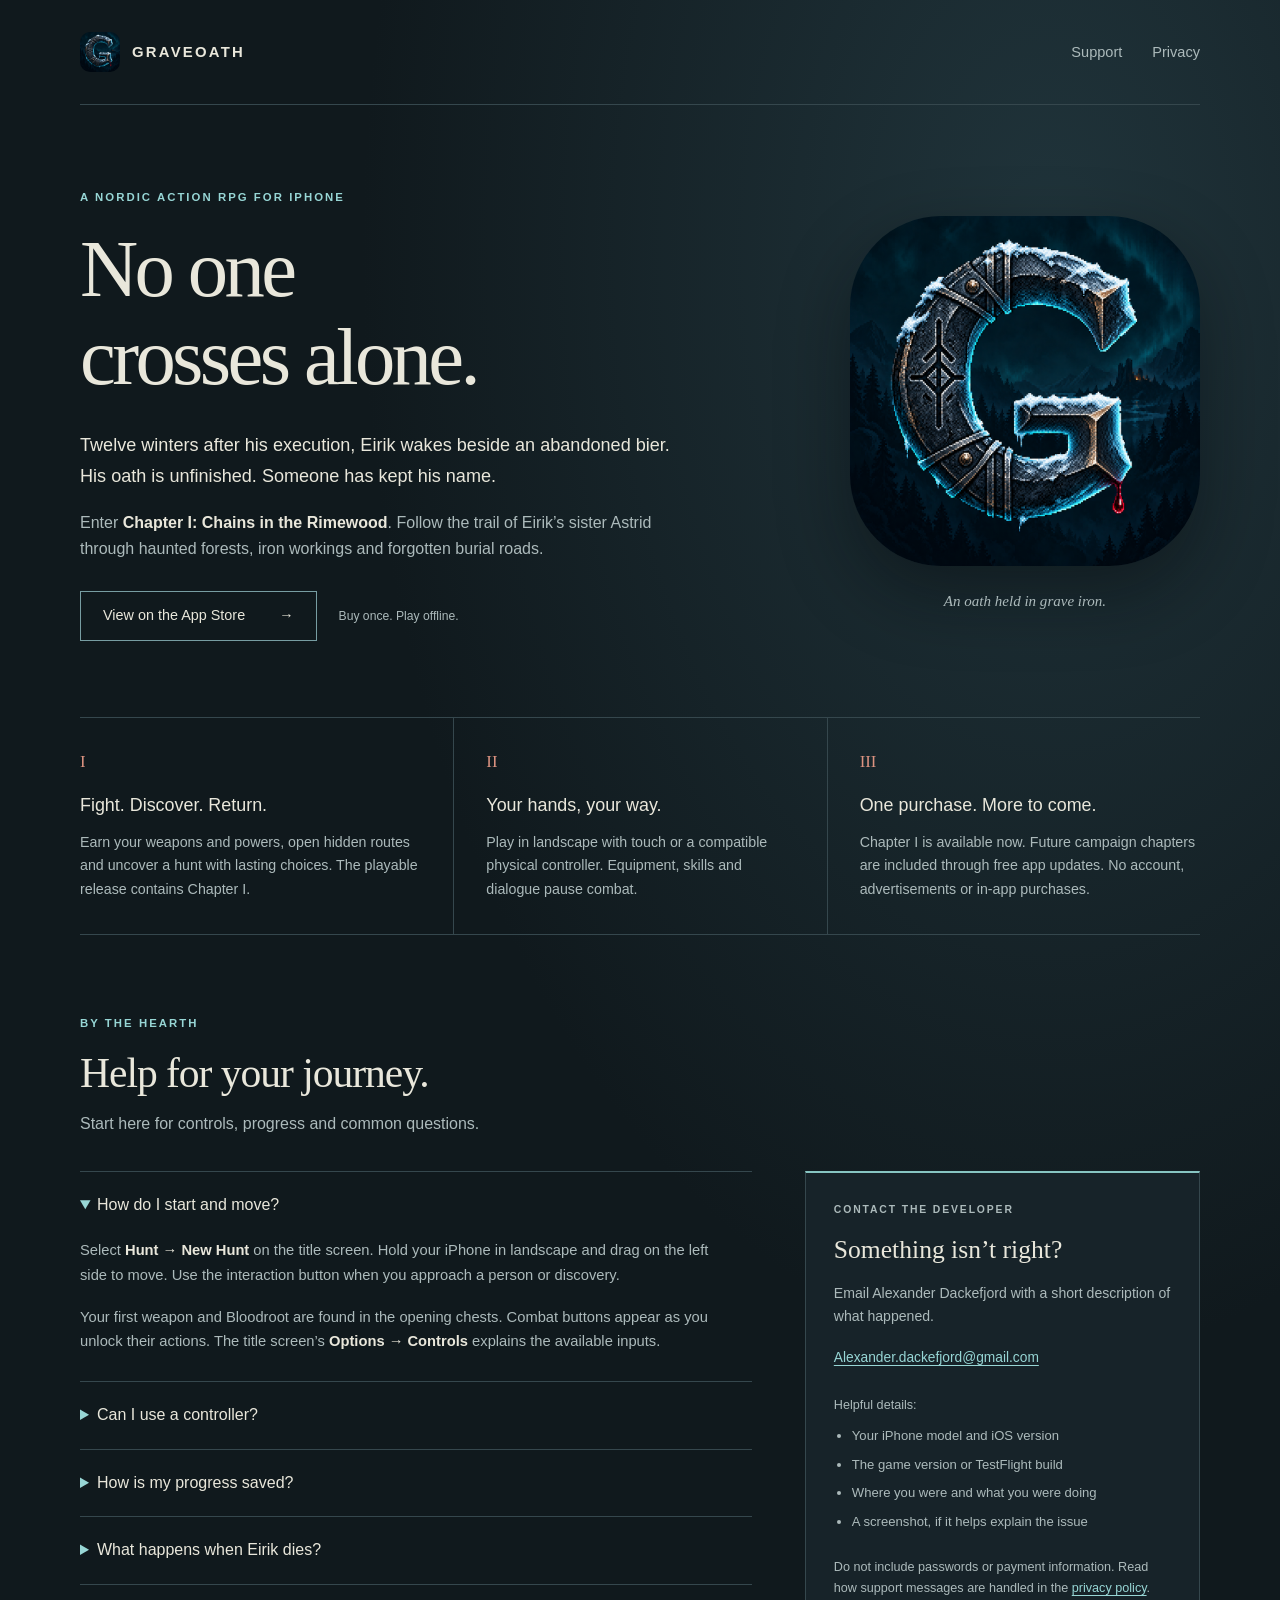
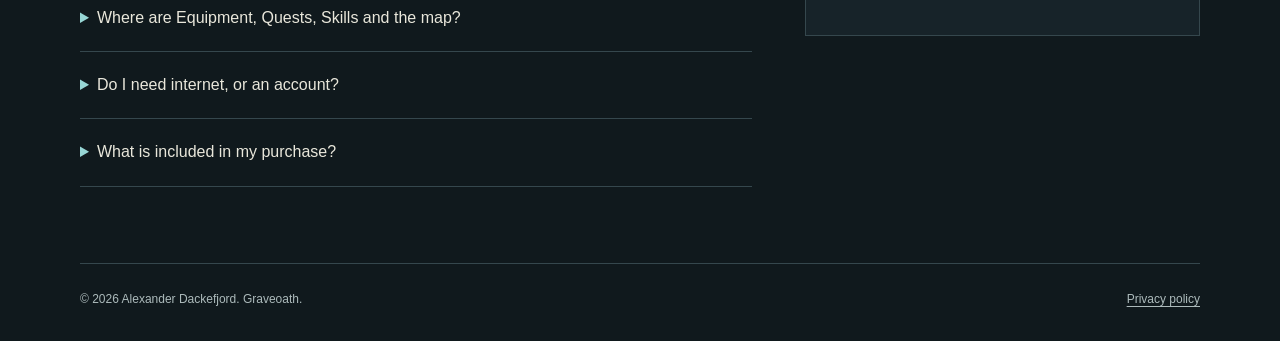
<file: index.html>
<!doctype html>
<html lang="en">
<head>
  <meta charset="utf-8">
  <meta name="viewport" content="width=device-width, initial-scale=1">
  <meta name="description" content="Graveoath is an offline Nordic action RPG for iPhone. Buy once: no ads or in-app purchases. Play Chapter I now; future campaign chapters are included.">
  <meta name="theme-color" content="#10191d">
  <title>Graveoath &mdash; Support &amp; Game Information</title>
  <link rel="icon" href="AppIcon-1024.png" type="image/png">
  <link rel="stylesheet" href="style.css">
</head>
<body>
  <a class="skip" href="#main">Skip to content</a>
  <header class="site-header wrap">
    <a class="brand" href="./" aria-label="Graveoath home"><img src="AppIcon-1024.png" width="40" height="40" alt=""><span>GRAVEOATH</span></a>
    <nav aria-label="Main navigation"><a href="#support">Support</a><a href="privacy.html">Privacy</a></nav>
  </header>
  <main id="main">
    <section class="hero wrap" aria-labelledby="hero-title">
      <div class="hero-copy">
        <p class="eyebrow">A Nordic action RPG for iPhone</p>
        <h1 id="hero-title">No one<br>crosses alone.</h1>
        <p class="lead">Twelve winters after his execution, Eirik wakes beside an abandoned bier. His oath is unfinished. Someone has kept his name.</p>
        <p>Enter <strong>Chapter I: Chains in the Rimewood</strong>. Follow the trail of Eirik&rsquo;s sister Astrid through haunted forests, iron workings and forgotten burial roads.</p>
        <div class="hero-actions"><a class="button" href="https://apps.apple.com/app/id6817256580">View on the App Store <span aria-hidden="true">&rarr;</span></a><span class="release-note">Buy once. Play offline.</span></div>
      </div>
      <figure class="hero-icon"><img src="AppIcon-1024.png" width="1024" height="1024" alt="The Graveoath name-ring: a frost-lit G in dark grave iron with a red accent."><figcaption>An oath held in grave iron.</figcaption></figure>
    </section>

    <section class="features wrap" aria-label="Game at a glance">
      <article><span class="feature-no" aria-hidden="true">I</span><h2>Fight. Discover. Return.</h2><p>Earn your weapons and powers, open hidden routes and uncover a hunt with lasting choices. The playable release contains Chapter I.</p></article>
      <article><span class="feature-no" aria-hidden="true">II</span><h2>Your hands, your way.</h2><p>Play in landscape with touch or a compatible physical controller. Equipment, skills and dialogue pause combat.</p></article>
      <article><span class="feature-no" aria-hidden="true">III</span><h2>One purchase. More to come.</h2><p>Chapter I is available now. Future campaign chapters are included through free app updates. No account, advertisements or in-app purchases.</p></article>
    </section>

    <section class="support-section wrap" id="support" aria-labelledby="support-title">
      <div class="section-intro"><p class="eyebrow">By the hearth</p><h2 id="support-title">Help for your journey.</h2><p>Start here for controls, progress and common questions.</p></div>
      <div class="support-grid">
        <div class="faq">
          <details open><summary>How do I start and move?</summary><div><p>Select <strong>Hunt &rarr; New Hunt</strong> on the title screen. Hold your iPhone in landscape and drag on the left side to move. Use the interaction button when you approach a person or discovery.</p><p>Your first weapon and Bloodroot are found in the opening chests. Combat buttons appear as you unlock their actions. The title screen&rsquo;s <strong>Options &rarr; Controls</strong> explains the available inputs.</p></div></details>
          <details><summary>Can I use a controller?</summary><div><p>Yes. Connect a compatible controller to your iPhone before playing. In-game prompts adapt to the connected controller. Touch controls can also access the entire game.</p><p>Open <strong>Controls</strong> for the current bindings. The bag shortcut opens Equipment, and the controller&rsquo;s menu button pauses the game.</p></div></details>
          <details><summary>How is my progress saved?</summary><div><p>Your hunt is saved on your device, including equipment, discoveries, choices and progress. The game autosaves during play and at important changes. Use <strong>Save and Exit</strong> from the pause menu when you finish.</p><p><strong>Continue Hunt</strong> resumes your local save. Starting a new hunt replaces it after confirmation. There is one saved hunt; there is no account-based cloud sync. Deleting the app removes its local data, so reinstalling is not a troubleshooting step to take if you want to keep your progress.</p></div></details>
          <details><summary>What happens when Eirik dies?</summary><div><p>You return to a checkpoint. Gear, XP, skill points, quest items and discoveries remain. Death removes <strong>30% of the Silver and Grave Iron you are carrying</strong>, rounding each loss down.</p><p>The recovery screen shows the exact cost. Select <strong>Rise Again</strong> to continue.</p></div></details>
          <details><summary>Where are Equipment, Quests, Skills and the map?</summary><div><p>Tap the bag icon for Equipment or the quest icon for Quests. Main quests use gold and side quests use frost blue. A question mark above a person means a quest is ready to hand in.</p><p>The menu icon in the upper-right corner opens Pause. Under <strong>Character</strong>, you can open Equipment, Skills, Abilities or Quest Log. Under <strong>Hunt</strong>, open Map or Codex. Controls lists the current controller shortcuts.</p><p>Menus pause combat. Ambient wind and fire intentionally remain audible, while music softens.</p></div></details>
          <details><summary>Do I need internet, or an account?</summary><div><p>No. The game, music and local save work offline. There is no account or sign-in. Installation and updates use Apple&rsquo;s services and require connectivity.</p><p>All in-game text is in English. Your progress is saved locally on your iPhone.</p></div></details>
          <details><summary>What is included in my purchase?</summary><div><p><strong>Chapter I: Chains in the Rimewood</strong> is playable now. Your purchase also includes future campaign chapters, delivered through app updates at no additional cost. <strong>Chapter II arrives in November 2026.</strong></p><p>Graveoath has no advertisements, in-app purchases or subscription. Future chapters become playable when their updates are released.</p></div></details>
        </div>
        <aside class="contact-card" aria-labelledby="contact-title">
          <p class="eyebrow">Contact the developer</p>
          <h3 id="contact-title">Something isn&rsquo;t right?</h3>
          <p>Email Alexander Dackefjord with a short description of what happened.</p>
          <a class="contact-link" href="mailto:Alexander.dackefjord@gmail.com?subject=Graveoath%20support">Alexander.dackefjord@gmail.com</a>
          <p class="small">Helpful details:</p>
          <ul><li>Your iPhone model and iOS version</li><li>The game version or TestFlight build</li><li>Where you were and what you were doing</li><li>A screenshot, if it helps explain the issue</li></ul>
          <p class="small">Do not include passwords or payment information. Read how support messages are handled in the <a href="privacy.html#support-data">privacy policy</a>.</p>
        </aside>
      </div>
    </section>
  </main>
  <footer class="site-footer wrap"><p>&copy; 2026 Alexander Dackefjord. Graveoath.</p><a href="privacy.html">Privacy policy</a></footer>
</body>
</html>
</file>
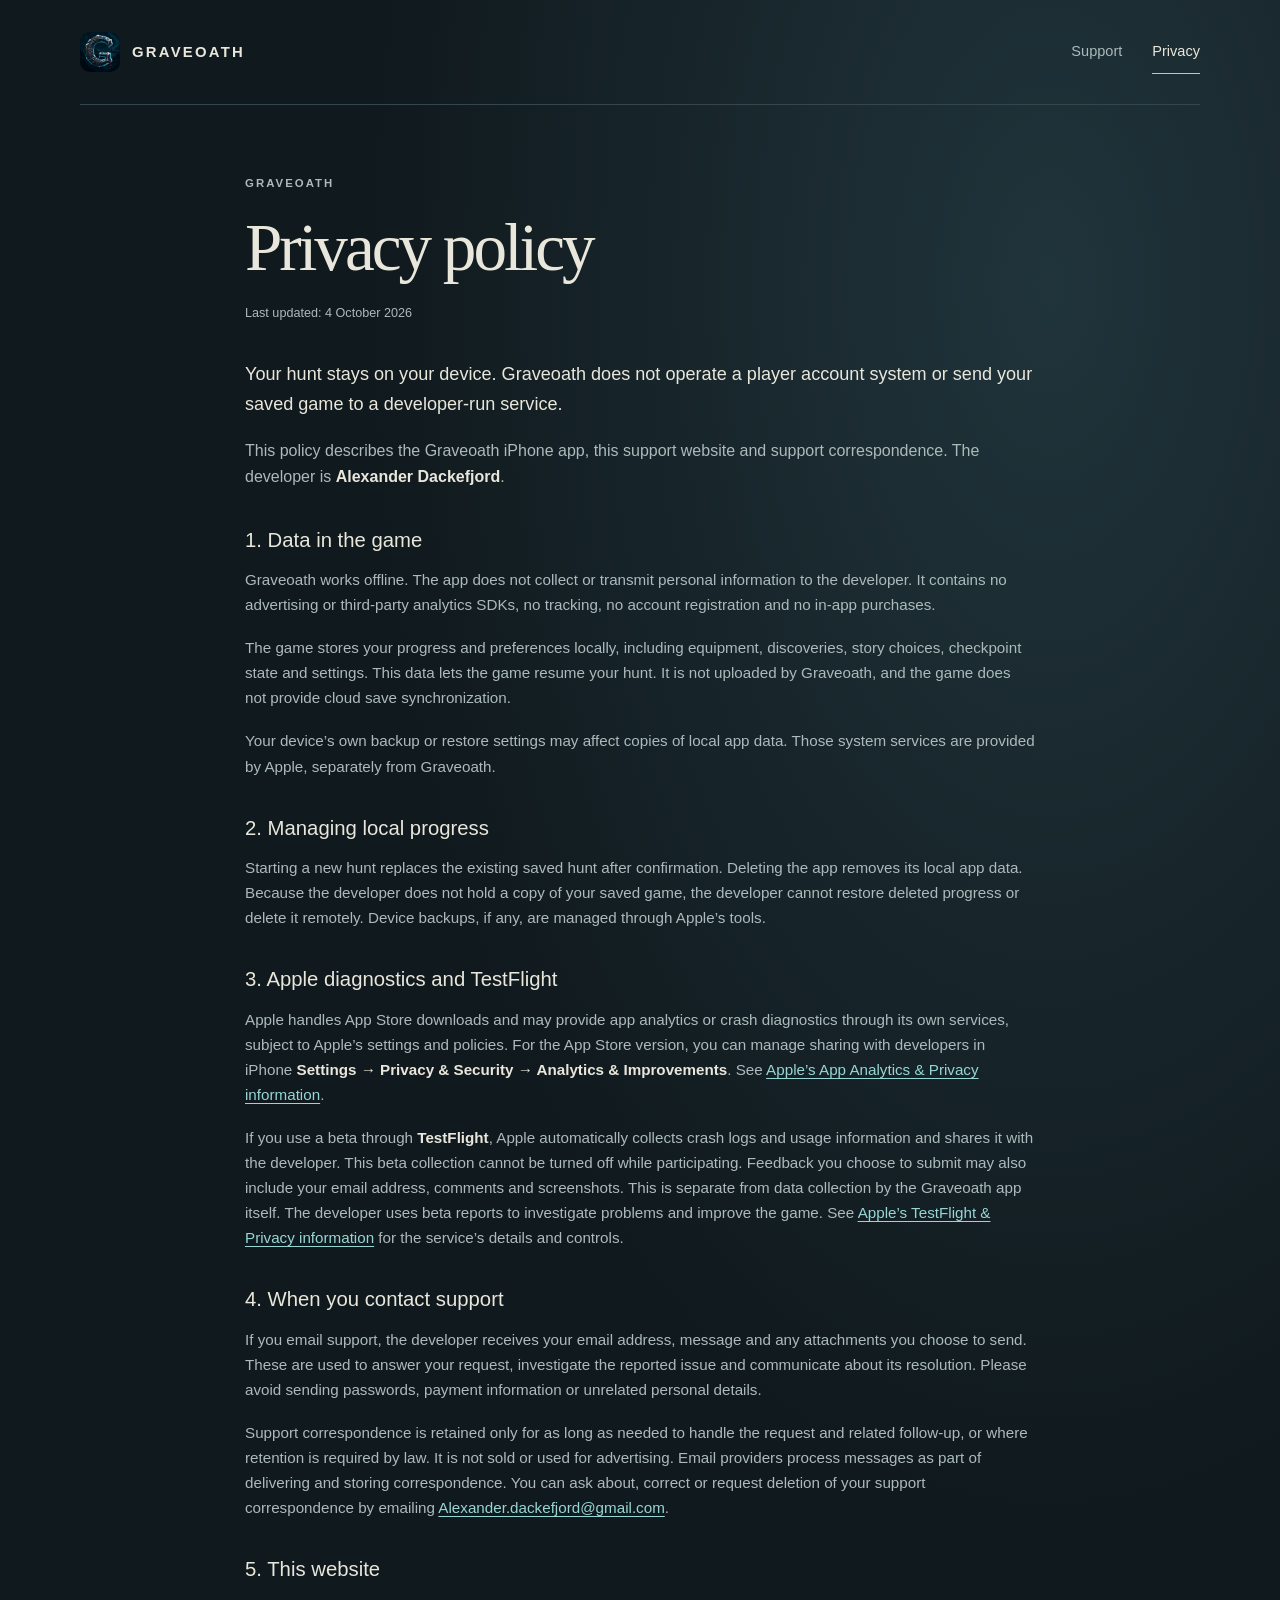
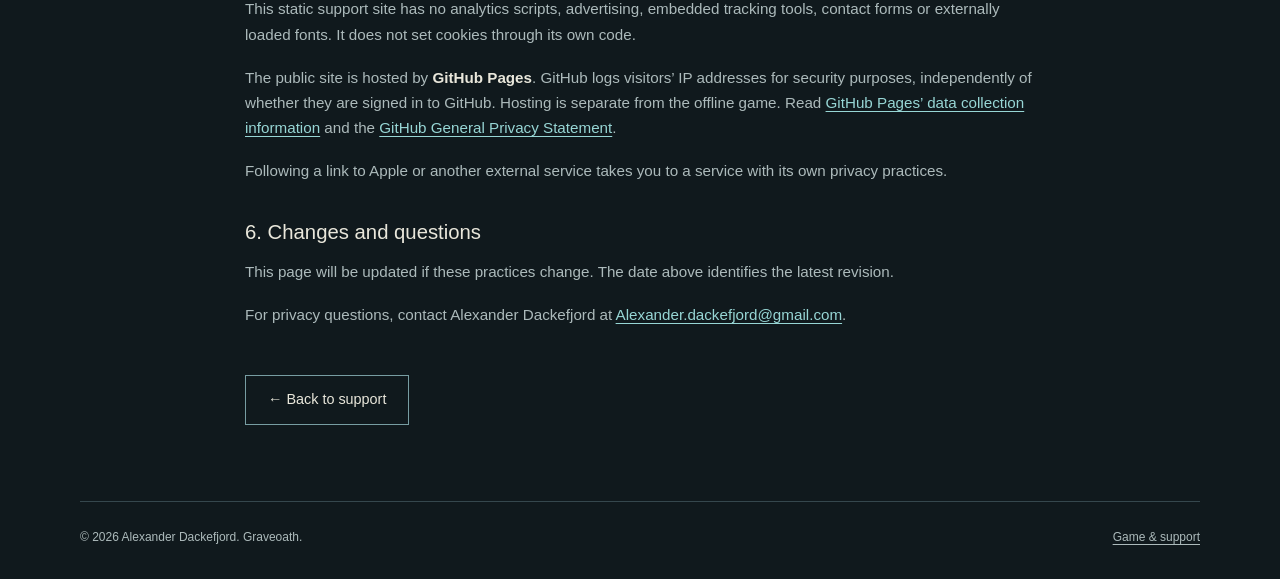
<file: privacy.html>
<!doctype html>
<html lang="en">
<head>
  <meta charset="utf-8">
  <meta name="viewport" content="width=device-width, initial-scale=1">
  <meta name="description" content="How Graveoath handles local game data, voluntary support messages, Apple diagnostics and this support website.">
  <meta name="theme-color" content="#10191d">
  <title>Privacy Policy &mdash; Graveoath</title>
  <link rel="icon" href="AppIcon-1024.png" type="image/png">
  <link rel="stylesheet" href="style.css">
</head>
<body>
  <a class="skip" href="#main">Skip to content</a>
  <header class="site-header wrap">
    <a class="brand" href="./" aria-label="Graveoath home"><img src="AppIcon-1024.png" width="40" height="40" alt=""><span>GRAVEOATH</span></a>
    <nav aria-label="Main navigation"><a href="./#support">Support</a><a href="privacy.html" aria-current="page">Privacy</a></nav>
  </header>
  <main class="policy wrap" id="main">
    <p class="eyebrow">Graveoath</p>
    <h1>Privacy policy</h1>
    <p class="policy-date">Last updated: 4 October 2026</p>
    <p class="lead">Your hunt stays on your device. Graveoath does not operate a player account system or send your saved game to a developer-run service.</p>
    <p>This policy describes the Graveoath iPhone app, this support website and support correspondence. The developer is <strong>Alexander Dackefjord</strong>.</p>
    <section aria-labelledby="app-data"><h2 id="app-data">1. Data in the game</h2><p>Graveoath works offline. The app does not collect or transmit personal information to the developer. It contains no advertising or third-party analytics SDKs, no tracking, no account registration and no in-app purchases.</p><p>The game stores your progress and preferences locally, including equipment, discoveries, story choices, checkpoint state and settings. This data lets the game resume your hunt. It is not uploaded by Graveoath, and the game does not provide cloud save synchronization.</p><p>Your device&rsquo;s own backup or restore settings may affect copies of local app data. Those system services are provided by Apple, separately from Graveoath.</p></section>
    <section aria-labelledby="deleting-data"><h2 id="deleting-data">2. Managing local progress</h2><p>Starting a new hunt replaces the existing saved hunt after confirmation. Deleting the app removes its local app data. Because the developer does not hold a copy of your saved game, the developer cannot restore deleted progress or delete it remotely. Device backups, if any, are managed through Apple&rsquo;s tools.</p></section>
    <section aria-labelledby="apple-data"><h2 id="apple-data">3. Apple diagnostics and TestFlight</h2><p>Apple handles App Store downloads and may provide app analytics or crash diagnostics through its own services, subject to Apple&rsquo;s settings and policies. For the App Store version, you can manage sharing with developers in iPhone <strong>Settings &rarr; Privacy &amp; Security &rarr; Analytics &amp; Improvements</strong>. See <a href="https://www.apple.com/legal/privacy/data/en/app-analytics/">Apple&rsquo;s App Analytics &amp; Privacy information</a>.</p><p>If you use a beta through <strong>TestFlight</strong>, Apple automatically collects crash logs and usage information and shares it with the developer. This beta collection cannot be turned off while participating. Feedback you choose to submit may also include your email address, comments and screenshots. This is separate from data collection by the Graveoath app itself. The developer uses beta reports to investigate problems and improve the game. See <a href="https://www.apple.com/legal/privacy/data/en/test-flight/">Apple&rsquo;s TestFlight &amp; Privacy information</a> for the service&rsquo;s details and controls.</p></section>
    <section aria-labelledby="support-data"><h2 id="support-data">4. When you contact support</h2><p>If you email support, the developer receives your email address, message and any attachments you choose to send. These are used to answer your request, investigate the reported issue and communicate about its resolution. Please avoid sending passwords, payment information or unrelated personal details.</p><p>Support correspondence is retained only for as long as needed to handle the request and related follow-up, or where retention is required by law. It is not sold or used for advertising. Email providers process messages as part of delivering and storing correspondence. You can ask about, correct or request deletion of your support correspondence by emailing <a href="mailto:Alexander.dackefjord@gmail.com">Alexander.dackefjord@gmail.com</a>.</p></section>
    <section aria-labelledby="website-data"><h2 id="website-data">5. This website</h2><p>This static support site has no analytics scripts, advertising, embedded tracking tools, contact forms or externally loaded fonts. It does not set cookies through its own code.</p><p>The public site is hosted by <strong>GitHub Pages</strong>. GitHub logs visitors&rsquo; IP addresses for security purposes, independently of whether they are signed in to GitHub. Hosting is separate from the offline game. Read <a href="https://docs.github.com/en/pages/getting-started-with-github-pages/what-is-github-pages#data-collection">GitHub Pages&rsquo; data collection information</a> and the <a href="https://docs.github.com/en/site-policy/privacy-policies/github-general-privacy-statement">GitHub General Privacy Statement</a>.</p><p>Following a link to Apple or another external service takes you to a service with its own privacy practices.</p></section>
    <section aria-labelledby="policy-updates"><h2 id="policy-updates">6. Changes and questions</h2><p>This page will be updated if these practices change. The date above identifies the latest revision.</p><p>For privacy questions, contact Alexander Dackefjord at <a href="mailto:Alexander.dackefjord@gmail.com">Alexander.dackefjord@gmail.com</a>.</p></section>
    <a class="button back-home" href="./">&larr; Back to support</a>
  </main>
  <footer class="site-footer wrap"><p>&copy; 2026 Alexander Dackefjord. Graveoath.</p><a href="./">Game &amp; support</a></footer>
</body>
</html>
</file>
<file: style.css>
:root {
  color-scheme: dark;
  --night: #10191d;
  --panel: #172329;
  --text: #e9e7db;
  --muted: #acbabb;
  --frost: #97d6d5;
  --line: #35474d;
  --ember: #dc9381;
}
* { box-sizing: border-box; }
html { scroll-behavior: smooth; }
body { margin: 0; color: var(--text); background: radial-gradient(ellipse at 82% 13%, #20343b 0, transparent 43rem), var(--night); font-family: -apple-system, BlinkMacSystemFont, "Segoe UI", sans-serif; font-size: 16px; line-height: 1.65; }
a { color: var(--frost); text-underline-offset: .23em; text-decoration-thickness: 1px; }
a:hover { color: #d7f5f0; }
a:focus-visible, summary:focus-visible { outline: 2px solid var(--frost); outline-offset: 6px; border-radius: 2px; }
.wrap { width: min(1120px, calc(100% - 64px)); margin-inline: auto; }
.skip { position: absolute; top: -80px; left: 20px; z-index: 2; background: var(--text); color: var(--night); padding: 10px 18px; }
.skip:focus { top: 10px; }
.site-header { min-height: 105px; display: flex; align-items: center; justify-content: space-between; border-bottom: 1px solid var(--line); gap: 24px; }
.brand { display: flex; align-items: center; gap: 12px; color: var(--text); text-decoration: none; letter-spacing: .15em; font-size: .93rem; font-weight: 650; }
.brand img { border-radius: 10px; }
nav { display: flex; gap: 30px; }
nav a { color: var(--muted); text-decoration: none; font-size: .91rem; padding-block: 9px; }
nav a[aria-current] { color: var(--text); border-bottom: 1px solid var(--frost); }
.hero { display: grid; grid-template-columns: 1.4fr 1fr; align-items: center; gap: 80px; padding-block: 83px 76px; }
.eyebrow { color: var(--frost); font-size: .71rem; font-weight: 600; letter-spacing: .18em; text-transform: uppercase; margin: 0 0 18px; }
h1, h2, h3 { line-height: 1.1; font-weight: 500; color: var(--text); }
h1 { font-family: Georgia, "Times New Roman", serif; font-size: clamp(3.1rem, 6.3vw, 5.2rem); letter-spacing: -.045em; margin: 0 0 28px; }
p { margin: 0 0 18px; }
.hero p:not(.eyebrow), .features p, .section-intro > p:last-child { color: var(--muted); }
.hero p.lead { color: var(--text); }
.lead { font-size: 1.13rem; line-height: 1.7; }
strong { color: var(--text); font-weight: 600; }
.hero-icon { margin: 0; width: min(100%, 350px); justify-self: end; }
.hero-icon img { display: block; width: 100%; height: auto; border-radius: 26%; box-shadow: 0 28px 70px #05090c70; }
.hero-icon figcaption { color: var(--muted); margin-top: 23px; text-align: center; font-family: Georgia, serif; font-style: italic; font-size: .94rem; }
.hero-actions { display: flex; flex-wrap: wrap; gap: 17px 22px; align-items: center; margin-top: 29px; }
.button { display: inline-flex; justify-content: center; align-items: center; gap: 34px; border: 1px solid #779da2; padding: 12px 22px; font-size: .9rem; text-decoration: none; color: var(--text); }
.button:hover { background: #24404a; }
.release-note { color: var(--muted); font-size: .76rem; }
.features { display: grid; grid-template-columns: repeat(3, 1fr); border-block: 1px solid var(--line); }
.features article { padding: 30px 32px 33px; }
.features article:first-child { padding-left: 0; }
.features article:last-child { padding-right: 0; }
.features article + article { border-left: 1px solid var(--line); }
.feature-no { display: block; color: var(--ember); font-family: Georgia, serif; font-size: 1.05rem; margin-bottom: 20px; }
.features h2 { font-size: 1.12rem; margin: 0 0 15px; }
.features p { font-size: .89rem; margin: 0; }
.support-section { padding-block: 79px 76px; scroll-margin-top: 30px; }
.section-intro { margin-bottom: 33px; }
.section-intro h2 { font-family: Georgia, serif; font-size: clamp(2rem, 4vw, 2.6rem); letter-spacing: -.025em; margin: 0 0 15px; }
.support-grid { display: grid; grid-template-columns: 1.7fr 1fr; gap: 53px; align-items: start; }
details { border-top: 1px solid var(--line); }
details:last-child { border-bottom: 1px solid var(--line); }
summary { cursor: pointer; padding: 20px 28px 20px 0; font-size: 1rem; color: var(--text); }
summary::marker { color: var(--frost); }
details div { padding: 0 22px 10px 0; color: var(--muted); font-size: .92rem; }
.contact-card { border: 1px solid var(--line); border-top: 2px solid #87c5c2; background: var(--panel); padding: 28px; }
.contact-card .eyebrow { font-size: .65rem; }
.contact-card h3 { margin: 0 0 18px; font-family: Georgia, serif; font-size: 1.6rem; }
.contact-card p, .contact-card li { font-size: .88rem; color: var(--muted); }
.contact-link { display: block; font-size: .86rem; overflow-wrap: anywhere; margin-bottom: 26px; }
.contact-card p.small { font-size: .79rem; margin-bottom: 9px; }
.contact-card ul { padding-left: 18px; margin: 0 0 24px; }
.contact-card li { margin-bottom: 7px; font-size: .82rem; }
.site-footer { padding-block: 26px 31px; border-top: 1px solid var(--line); display: flex; justify-content: space-between; gap: 16px; font-size: .75rem; color: var(--muted); }
.site-footer p { margin: 0; }
.site-footer a { color: var(--muted); }
.policy { max-width: 790px; padding-block: 69px 76px; }
.policy h1 { font-size: clamp(2.8rem, 6vw, 4.2rem); margin-bottom: 18px; }
.policy-date { font-size: .79rem; color: var(--muted); margin-bottom: 35px; }
.policy > p { color: var(--muted); }
.policy p.lead { color: var(--text); }
.policy section { margin-top: 38px; }
.policy section h2 { font-size: 1.27rem; margin: 0 0 16px; }
.policy section p { color: var(--muted); font-size: .95rem; }
.policy section a { overflow-wrap: anywhere; }
.back-home { margin-top: 30px; }
@media (max-width: 780px) {
  .wrap { width: min(100% - 40px, 640px); }
  .site-header { min-height: 86px; }
  .brand { font-size: .74rem; letter-spacing: .12em; gap: 9px; }
  .brand img { width: 32px; height: 32px; border-radius: 8px; }
  nav { gap: 18px; }
  nav a { font-size: .82rem; }
  .hero { grid-template-columns: 1fr; gap: 32px; padding-block: 48px 44px; }
  .hero-icon { grid-row: 1; justify-self: start; width: 135px; }
  .hero-icon figcaption { display: none; }
  h1 { font-size: 3.55rem; }
  .hero-copy p { max-width: 560px; }
  .features { grid-template-columns: 1fr; }
  .features article { padding: 25px 0; }
  .features article + article { border-left: 0; border-top: 1px solid var(--line); }
  .feature-no { float: left; width: 35px; margin: 0; }
  .features h2, .features p { margin-left: 35px; }
  .support-section { padding-block: 49px; }
  .support-grid { grid-template-columns: 1fr; gap: 32px; }
  .contact-card { padding: 25px; }
  .policy { padding-block: 45px 49px; }
}
@media (max-width: 370px) {
  .wrap { width: calc(100% - 32px); }
  .brand span { font-size: .68rem; }
  nav { gap: 12px; }
  nav a { font-size: .77rem; }
  h1 { font-size: 3.1rem; }
  .site-footer { flex-direction: column; gap: 7px; }
}
@media (prefers-reduced-motion: reduce) { html { scroll-behavior: auto; } }
@media print {
  body { background: white; color: black; }
  h1, h2, h3, p, strong, .policy p, .policy section p, .policy p.lead, a { color: black; }
  .site-header, .site-footer, .skip, .back-home { display: none; }
  .policy { width: 100%; padding: 0; max-width: none; }
}
</file>
